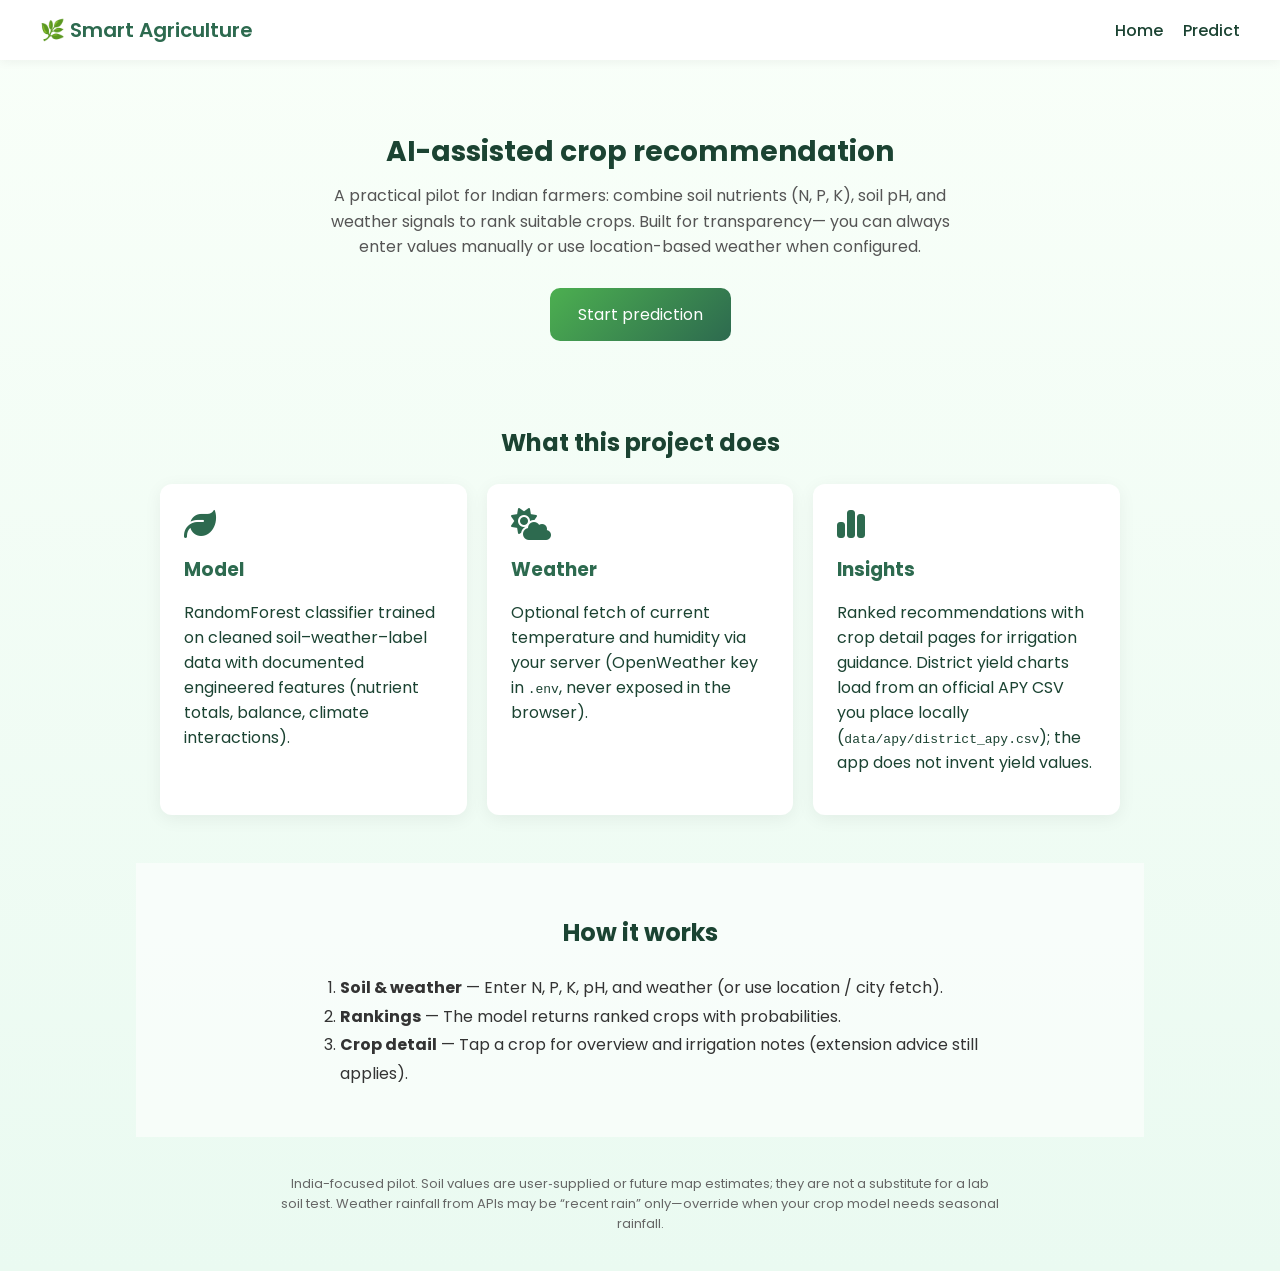
<file: static/index.html>
<!DOCTYPE html>
<html lang="en">
<head>
    <meta charset="UTF-8">
    <meta name="viewport" content="width=device-width, initial-scale=1.0">
    <title>Smart Crop Recommendation — India pilot</title>
    <link href="https://fonts.googleapis.com/css2?family=Poppins:wght@300;400;500;600&display=swap" rel="stylesheet">
    <link rel="stylesheet" href="https://cdnjs.cloudflare.com/ajax/libs/font-awesome/6.5.0/css/all.min.css">
    <link rel="stylesheet" href="style.css">
</head>
<body class="page-landing">
<nav class="navbar">
    <a href="index.html" class="logo">🌿 Smart Agriculture</a>
    <ul class="nav-links">
        <li><a href="index.html">Home</a></li>
        <li><a href="predict.html">Predict</a></li>
    </ul>
</nav>

<section class="hero hero-landing">
    <h1>AI-assisted crop recommendation</h1>
    <p class="hero-lead">
        A practical pilot for Indian farmers: combine soil nutrients (N, P, K),
        soil pH, and weather signals to rank suitable crops. Built for transparency—
        you can always enter values manually or use location-based weather when configured.
    </p>
    <a href="predict.html" class="primary-btn btn-inline">Start prediction</a>
</section>

<section class="section-block">
    <h2>What this project does</h2>
    <div class="grid-3">
        <div class="info-card">
            <i class="fa-solid fa-leaf fa-2x" style="color:#2d6a4f;"></i>
            <h3>Model</h3>
            <p>RandomForest classifier trained on cleaned soil–weather–label data with
            documented engineered features (nutrient totals, balance, climate interactions).</p>
        </div>
        <div class="info-card">
            <i class="fa-solid fa-cloud-sun fa-2x" style="color:#2d6a4f;"></i>
            <h3>Weather</h3>
            <p>Optional fetch of current temperature and humidity via your server
            (OpenWeather key in <code>.env</code>, never exposed in the browser).</p>
        </div>
        <div class="info-card">
            <i class="fa-solid fa-chart-simple fa-2x" style="color:#2d6a4f;"></i>
            <h3>Insights</h3>
            <p>Ranked recommendations with crop detail pages for irrigation guidance.
            District yield charts load from an official APY CSV you place locally (<code>data/apy/district_apy.csv</code>);
            the app does not invent yield values.</p>
        </div>
    </div>
</section>

<section class="section-block alt">
    <h2>How it works</h2>
    <ol class="steps">
        <li><strong>Soil &amp; weather</strong> — Enter N, P, K, pH, and weather (or use location / city fetch).</li>
        <li><strong>Rankings</strong> — The model returns ranked crops with probabilities.</li>
        <li><strong>Crop detail</strong> — Tap a crop for overview and irrigation notes (extension advice still applies).</li>
    </ol>
</section>

<footer class="page-footer">
    <p>India-focused pilot. Soil values are user‑supplied or future map estimates; they are not a substitute for a lab soil test.
    Weather rainfall from APIs may be “recent rain” only—override when your crop model needs seasonal rainfall.</p>
</footer>

<script src="common.js?v=20260326b"></script>
</body>
</html>
</file>
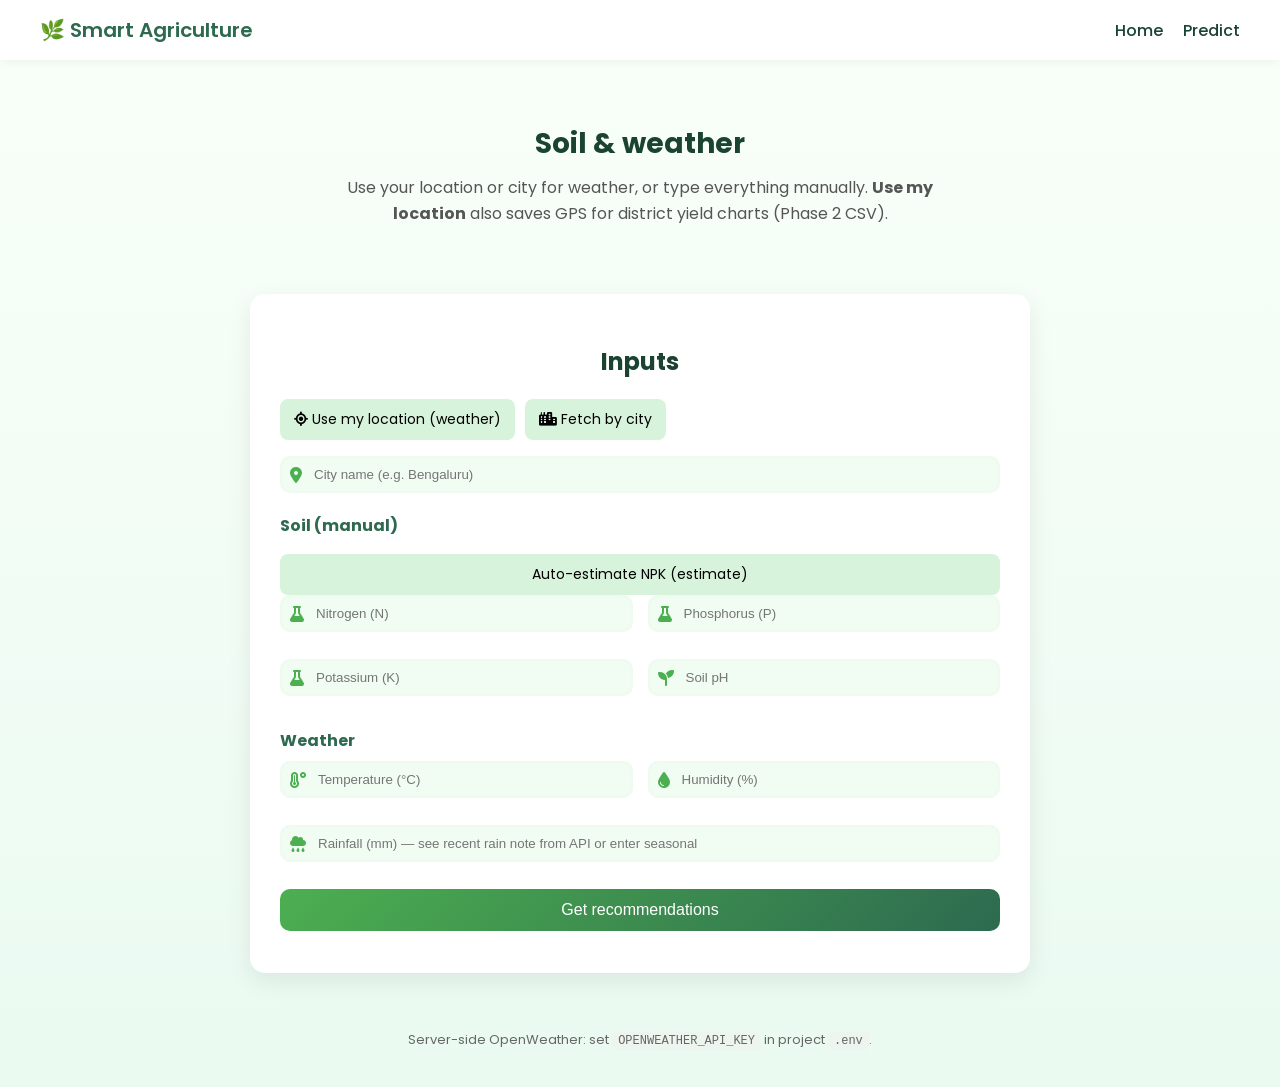
<file: static/predict.html>
<!DOCTYPE html>
<html lang="en">
<head>
    <meta charset="UTF-8">
    <meta name="viewport" content="width=device-width, initial-scale=1.0">
    <title>Predict — Smart Crop Recommendation</title>
    <link href="https://fonts.googleapis.com/css2?family=Poppins:wght@300;400;500;600&display=swap" rel="stylesheet">
    <link rel="stylesheet" href="https://cdnjs.cloudflare.com/ajax/libs/font-awesome/6.5.0/css/all.min.css">
    <link rel="stylesheet" href="style.css">
</head>
<body>
<nav class="navbar">
    <a href="index.html" class="logo">🌿 Smart Agriculture</a>
    <ul class="nav-links">
        <li><a href="index.html">Home</a></li>
        <li><a href="predict.html">Predict</a></li>
    </ul>
</nav>

<section class="hero">
    <h1>Soil &amp; weather</h1>
    <p class="hero-lead">Use your location or city for weather, or type everything manually.
    <strong>Use my location</strong> also saves GPS for district yield charts (Phase 2 CSV).</p>
</section>

<div class="container">
    <div class="card form-card wide">
        <h2>Inputs</h2>

        <div class="btn-row">
            <button type="button" class="secondary-btn" id="btn-geo">
                <i class="fa-solid fa-location-crosshairs"></i> Use my location (weather)
            </button>
            <button type="button" class="secondary-btn" id="btn-city">
                <i class="fa-solid fa-city"></i> Fetch by city
            </button>
        </div>

        <div class="input-group" id="city-wrap">
            <i class="fa-solid fa-location-dot"></i>
            <input id="city" type="text" placeholder="City name (e.g. Bengaluru)" autocomplete="off">
        </div>
        <p class="hint-text" id="weather-hint"></p>

        <h3 class="subsection-title">Soil (manual)</h3>
        <button type="button" class="secondary-btn" id="btn-estimate-npk" style="margin-top: 8px; width: 100%;">
            Auto-estimate NPK (estimate)
        </button>
        <div class="grid">
            <div class="input-group">
                <i class="fa-solid fa-flask"></i>
                <input id="N" type="number" step="any" placeholder="Nitrogen (N)" />
            </div>
            <div class="input-group">
                <i class="fa-solid fa-flask"></i>
                <input id="P" type="number" step="any" placeholder="Phosphorus (P)" />
            </div>
            <div class="input-group">
                <i class="fa-solid fa-flask"></i>
                <input id="K" type="number" step="any" placeholder="Potassium (K)" />
            </div>
            <div class="input-group">
                <i class="fa-solid fa-seedling"></i>
                <input id="ph" type="number" step="any" placeholder="Soil pH" />
            </div>
        </div>

        <h3 class="subsection-title">Weather</h3>
        <div class="grid">
            <div class="input-group">
                <i class="fa-solid fa-temperature-high"></i>
                <input id="temp" type="number" step="any" placeholder="Temperature (°C)" />
            </div>
            <div class="input-group">
                <i class="fa-solid fa-droplet"></i>
                <input id="humidity" type="number" step="any" placeholder="Humidity (%)" />
            </div>
            <div class="input-group full-width">
                <i class="fa-solid fa-cloud-rain"></i>
                <input id="rainfall" type="number" step="any" placeholder="Rainfall (mm) — see recent rain note from API or enter seasonal" />
            </div>
        </div>

        <button type="button" class="primary-btn" id="btn-predict">
            Get recommendations
        </button>
        <p class="hint-text" id="predict-error" style="color:#c0392b;"></p>
    </div>
</div>

<footer class="page-footer">
    <p>Server-side OpenWeather: set <code>OPENWEATHER_API_KEY</code> in project <code>.env</code>.</p>
</footer>

<script src="common.js?v=20260326b"></script>
<script src="predict.js?v=20260326b"></script>
</body>
</html>
</file>
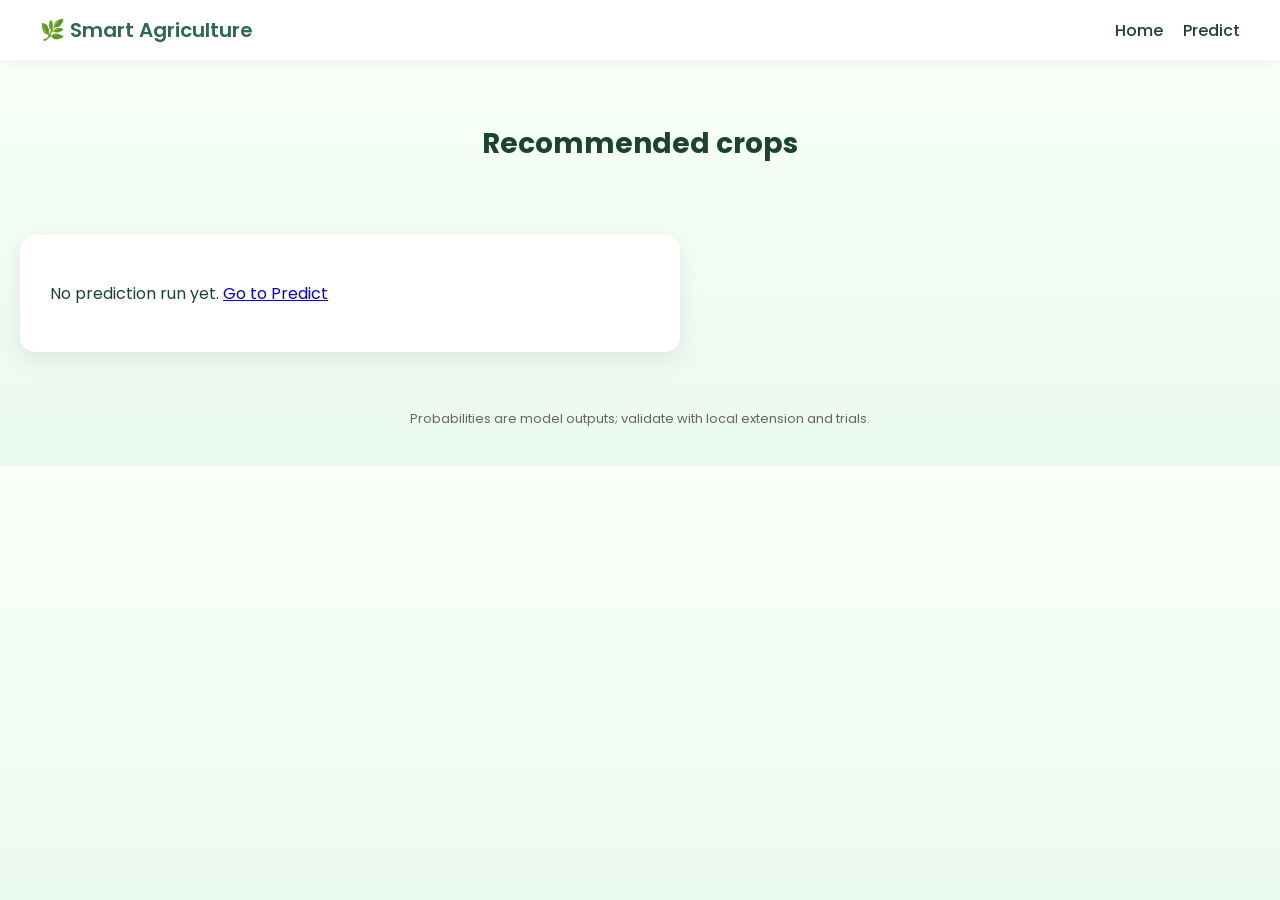
<file: static/recommendations.html>
<!DOCTYPE html>
<html lang="en">
<head>
    <meta charset="UTF-8">
    <meta name="viewport" content="width=device-width, initial-scale=1.0">
    <title>Recommendations — Smart Crop Recommendation</title>
    <link href="https://fonts.googleapis.com/css2?family=Poppins:wght@300;400;500;600&display=swap" rel="stylesheet">
    <link rel="stylesheet" href="https://cdnjs.cloudflare.com/ajax/libs/font-awesome/6.5.0/css/all.min.css">
    <link rel="stylesheet" href="style.css">
</head>
<body>
<nav class="navbar">
    <a href="index.html" class="logo">🌿 Smart Agriculture</a>
    <ul class="nav-links">
        <li><a href="index.html">Home</a></li>
        <li><a href="predict.html">Predict</a></li>
    </ul>
</nav>

<section class="hero">
    <h1>Recommended crops</h1>
    <p class="hero-lead" id="season-line"></p>
</section>

<div class="results-container" id="results"></div>

<div class="container" id="empty-state" style="display:none;">
    <div class="card">
        <p>No prediction run yet. <a href="predict.html">Go to Predict</a></p>
    </div>
</div>

<footer class="page-footer">
    <p>Probabilities are model outputs; validate with local extension and trials.</p>
</footer>

<script src="common.js?v=20260326b"></script>
<script src="recommendations.js?v=20260326b"></script>
</body>
</html>
</file>
<file: static/style.css>
body {
    margin: 0;
    font-family: 'Poppins', sans-serif;
    background: linear-gradient(to bottom, #f9fff9, #eafaf1);
    color: #1b4332;
}

/* NAVBAR */
.navbar {
    display: flex;
    justify-content: space-between;
    padding: 15px 40px;
    background: white;
    box-shadow: 0 2px 10px rgba(0,0,0,0.05);
}

.navbar a.logo {
    font-weight: 600;
    font-size: 20px;
    color: #2d6a4f;
    text-decoration: none;
}

.nav-links {
    list-style: none;
    display: flex;
    gap: 20px;
    margin: 0;
    padding: 0;
    align-items: center;
}

.nav-links a {
    color: #1b4332;
    text-decoration: none;
    font-weight: 500;
}

.nav-links a:hover {
    color: #2d6a4f;
}

.navbar ul {
    list-style: none;
    display: flex;
    gap: 20px;
}

/* HERO */
.hero {
    text-align: center;
    padding: 40px 20px;
}

.hero h1 {
    font-size: 28px;
    margin-bottom: 10px;
}

.hero p {
    color: #555;
}

/* FORM CONTAINER */
.container {
    display: flex;
    justify-content: center;
    padding: 20px;
}

.card {
    background: white;
    padding: 30px;
    border-radius: 15px;
    box-shadow: 0 8px 25px rgba(0,0,0,0.08);
    width: 600px;
    max-width: 100%;
    animation: fadeIn 0.5s ease-in-out;
}

.card.wide {
    width: min(720px, 100%);
}

.form-card h2 {
    text-align: center;
    margin-bottom: 20px;
}

/* INPUT GROUP */
.input-group {
    display: flex;
    align-items: center;
    background: #f1fdf3;
    padding: 10px;
    border-radius: 10px;
    margin-bottom: 12px;
    box-shadow: inset 0 0 5px rgba(0,0,0,0.03);
}

.input-group i {
    margin-right: 10px;
    color: #4CAF50;
}

.input-group input {
    border: none;
    background: transparent;
    width: 100%;
    outline: none;
}

/* GRID */
.grid {
    display: grid;
    grid-template-columns: 1fr 1fr;
    gap: 15px;
}

.grid .full-width {
    grid-column: 1 / -1;
}

/* BUTTONS */
.primary-btn {
    width: 100%;
    padding: 12px;
    margin-top: 15px;
    border: none;
    border-radius: 10px;
    background: linear-gradient(135deg, #4CAF50, #2d6a4f);
    color: white;
    font-size: 16px;
    cursor: pointer;
    transition: 0.3s;
}

.primary-btn:hover {
    transform: translateY(-2px);
    box-shadow: 0 5px 15px rgba(76,175,80,0.3);
}

.secondary-btn {
    background: #d8f3dc;
    border: none;
    padding: 10px 14px;
    border-radius: 8px;
    cursor: pointer;
    margin-bottom: 0;
    font-family: inherit;
    font-size: 14px;
}

.btn-row {
    display: flex;
    flex-wrap: wrap;
    gap: 10px;
    margin-bottom: 16px;
}

.primary-btn.btn-inline {
    display: inline-block;
    width: auto;
    padding: 14px 28px;
    margin-top: 20px;
    text-decoration: none;
    text-align: center;
}

/* RESULTS */
.results-container {
    display: flex;
    justify-content: center;
    flex-wrap: wrap;
    gap: 20px;
    padding: 30px;
}

.result-card {
    background: white;
    padding: 20px;
    padding-top: 44px;
    border-radius: 12px;
    width: 250px;
    position: relative;
    box-shadow: 0 5px 20px rgba(0,0,0,0.05);
    text-align: center;
    transition: 0.3s;
}

.result-card:hover {
    transform: translateY(-5px);
}

.card-clickable {
    cursor: pointer;
    position: relative;
    border: 2px solid transparent;
}

.card-clickable:hover {
    border-color: #95d5b2;
}

.card-clickable:focus {
    outline: 2px solid #2d6a4f;
    outline-offset: 2px;
}

.rank-badge {
    position: absolute;
    top: 12px;
    left: 12px;
    background: #2d6a4f;
    color: white;
    font-size: 12px;
    font-weight: 600;
    padding: 4px 8px;
    border-radius: 8px;
}

.card-hint {
    font-size: 12px;
    color: #40916c;
    margin-top: 8px;
}

.result-card h3 {
    margin-bottom: 5px;
    color: #2d6a4f;
}

.result-card p {
    font-size: 14px;
    color: #555;
}

/* RESPONSIVE */
@media (max-width: 768px) {
    .card {
        width: 90%;
    }

    .grid {
        grid-template-columns: 1fr;
    }
}

/* LANDING & SECTIONS */
.page-landing .hero-landing {
    padding: 48px 24px 32px;
}

.hero-lead {
    max-width: 640px;
    margin: 0 auto 8px;
    line-height: 1.6;
    color: #555;
}

.section-block {
    max-width: 960px;
    margin: 0 auto;
    padding: 32px 24px 48px;
}

.section-block.alt {
    background: rgba(255, 255, 255, 0.6);
}

.section-block h2 {
    text-align: center;
    margin-bottom: 24px;
}

.grid-3 {
    display: grid;
    grid-template-columns: repeat(auto-fit, minmax(240px, 1fr));
    gap: 20px;
}

.info-card {
    background: white;
    padding: 24px;
    border-radius: 12px;
    box-shadow: 0 4px 18px rgba(0,0,0,0.06);
}

.info-card h3 {
    margin: 12px 0 8px;
    color: #2d6a4f;
}

.steps {
    max-width: 640px;
    margin: 0 auto;
    line-height: 1.8;
    color: #333;
}

.page-footer {
    text-align: center;
    padding: 24px;
    font-size: 13px;
    color: #666;
    max-width: 720px;
    margin: 0 auto;
}

.page-footer code {
    background: #eef5ef;
    padding: 2px 6px;
    border-radius: 4px;
    font-size: 12px;
}

.hint-text {
    font-size: 13px;
    color: #555;
    margin: 0 0 12px;
    line-height: 1.5;
}

.subsection-title {
    margin: 20px 0 8px;
    font-size: 16px;
    color: #2d6a4f;
}

.detail-card h2 {
    margin-top: 24px;
    font-size: 18px;
    color: #2d6a4f;
}

.detail-card h2:first-of-type {
    margin-top: 0;
}

.placeholder-box {
    background: #f1fdf3;
    border: 1px dashed #95d5b2;
    border-radius: 10px;
    padding: 16px;
    font-size: 14px;
    line-height: 1.6;
}

.placeholder-box a {
    color: #1b4332;
}

.chart-wrap {
    margin-top: 16px;
    max-width: 100%;
    padding: 8px 0;
}

.toast-msg {
    position: fixed;
    bottom: 20px;
    right: 20px;
    background: #2d6a4f;
    color: white;
    padding: 12px 20px;
    border-radius: 10px;
    box-shadow: 0 5px 15px rgba(0,0,0,0.2);
    z-index: 1000;
    font-size: 14px;
}

/* ANIMATION */
@keyframes fadeIn {
    from {opacity: 0; transform: translateY(10px);}
    to {opacity: 1; transform: translateY(0);}
}
</file>
